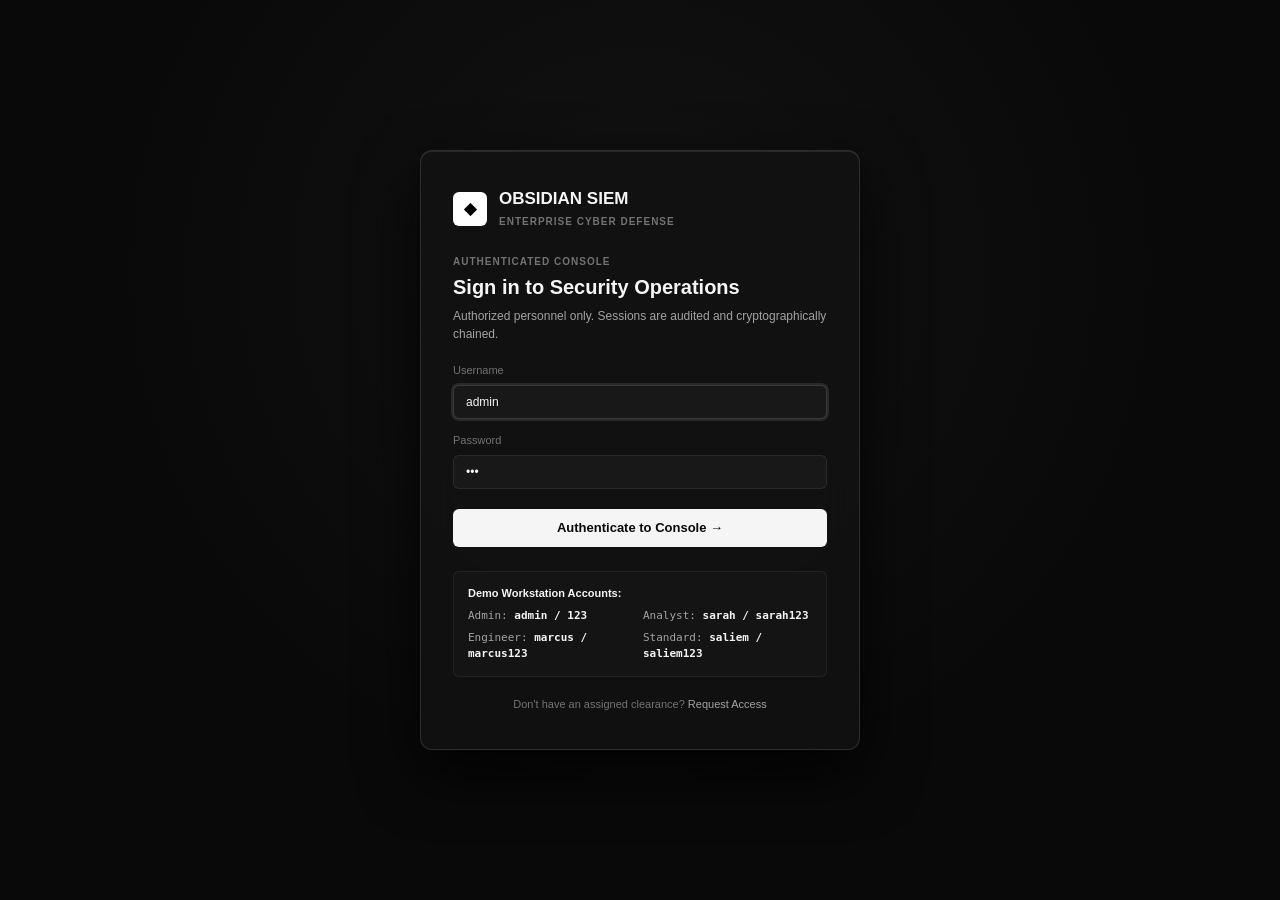
<file: login.html>
<!DOCTYPE html>
<html lang="en">
<head>
    <meta charset="UTF-8">
    <meta name="viewport" content="width=device-width, initial-scale=1.0">
    <meta name="theme-color" content="#090909">
    <title>Sign In | OBSIDIAN SIEM</title>
    <link rel="stylesheet" href="styles.css">
    <style>
        .auth-container {
            display: flex;
            min-height: 100vh;
            align-items: center;
            justify-content: center;
            padding: 24px;
            background: #090909;
            background-image: radial-gradient(circle at 50% 30%, rgba(255, 255, 255, 0.04), transparent 60%);
        }
        .auth-card {
            background: rgba(18, 18, 18, 0.92);
            -webkit-backdrop-filter: blur(20px);
            backdrop-filter: blur(20px);
            border: 1px solid rgba(255, 255, 255, 0.12);
            border-radius: 12px;
            width: 100%;
            max-width: 440px;
            padding: 36px 32px;
            box-shadow: 0 24px 60px rgba(0, 0, 0, 0.8), inset 0 1px 0 rgba(255, 255, 255, 0.1);
        }
        .auth-brand {
            display: flex;
            align-items: center;
            gap: 12px;
            margin-bottom: 24px;
        }
        .auth-demo-credentials {
            margin-top: 24px;
            padding: 14px;
            background: #141414;
            border: 1px solid rgba(255, 255, 255, 0.06);
            border-radius: 6px;
            font-size: 11px;
            color: #a3a3a3;
        }
        .auth-demo-grid {
            display: grid;
            grid-template-columns: 1fr 1fr;
            gap: 6px;
            margin-top: 6px;
            font-family: monospace;
        }
        .form-error-msg {
            display: none;
            background: rgba(239, 68, 68, 0.15);
            border: 1px solid #ef4444;
            color: #fca5a5;
            padding: 8px 12px;
            border-radius: 6px;
            font-size: 12px;
            margin-bottom: 16px;
        }
    </style>
</head>
<body class="auth-body">
    <div class="auth-container">
        <main class="auth-card">
            <div class="auth-brand">
                <span class="brand-mark" style="width:34px;height:34px;font-size:16px;">◆</span>
                <div>
                    <h1 style="font-size:17px;font-weight:700;color:#f5f5f5;margin:0;">OBSIDIAN <span>SIEM</span></h1>
                    <span style="font-size:10px;color:#737373;letter-spacing:1px;font-weight:600;">ENTERPRISE CYBER DEFENSE</span>
                </div>
            </div>

            <div class="eyebrow" style="margin-bottom:4px;">AUTHENTICATED CONSOLE</div>
            <h2 style="font-size:20px;font-weight:700;color:#f5f5f5;margin-bottom:6px;">Sign in to Security Operations</h2>
            <p style="font-size:12px;color:#a3a3a3;margin-bottom:20px;">Authorized personnel only. Sessions are audited and cryptographically chained.</p>

            <div id="login-error-box" class="form-error-msg" role="alert"></div>

            <form id="login-form">
                <div class="field" style="margin-bottom:14px;">
                    <label for="username" style="display:block;font-size:11px;color:#737373;margin-bottom:6px;">Username</label>
                    <input type="text" id="username" name="username" class="input-text" placeholder="Enter username" value="admin" required autofocus autocomplete="username" />
                </div>

                <div class="field" style="margin-bottom:20px;">
                    <label for="password" style="display:block;font-size:11px;color:#737373;margin-bottom:6px;">Password</label>
                    <input type="password" id="password" name="password" class="input-text" placeholder="Enter password" value="123" required autocomplete="current-password" />
                </div>

                <button type="submit" class="button button-primary" style="width:100%;height:38px;font-size:13px;">
                    Authenticate to Console →
                </button>
            </form>

            <div class="auth-demo-credentials">
                <strong style="color:#f5f5f5;display:block;margin-bottom:4px;">Demo Workstation Accounts:</strong>
                <div class="auth-demo-grid">
                    <span>Admin: <strong style="color:#f5f5f5;">admin / 123</strong></span>
                    <span>Analyst: <strong style="color:#f5f5f5;">sarah / sarah123</strong></span>
                    <span>Engineer: <strong style="color:#f5f5f5;">marcus / marcus123</strong></span>
                    <span>Standard: <strong style="color:#f5f5f5;">saliem / saliem123</strong></span>
                </div>
            </div>

            <div style="margin-top:20px;text-align:center;font-size:11px;color:#737373;">
                Don't have an assigned clearance? <a href="register.html" class="text-button" style="color:#a3a3a3;">Request Access</a>
            </div>
        </main>
    </div>

    <script>
        document.addEventListener('DOMContentLoaded', function() {
            const form = document.getElementById('login-form');
            const errorBox = document.getElementById('login-error-box');

            const accounts = {
                'admin': { pass: '123', role: 'admin' },
                'sarah': { pass: 'sarah123', role: 'analyst' },
                'marcus': { pass: 'marcus123', role: 'engineer' },
                'elena': { pass: 'elena123', role: 'auditor' },
                'saliem': { pass: 'saliem123', role: 'user' }
            };

            form.addEventListener('submit', function(e) {
                e.preventDefault();
                const u = document.getElementById('username').value.trim();
                const p = document.getElementById('password').value;

                if (accounts[u] && accounts[u].pass === p) {
                    sessionStorage.setItem('obsidian_role', accounts[u].role);
                    sessionStorage.setItem('obsidian_user', u);
                    sessionStorage.setItem('miniSiemRole', accounts[u].role);
                    sessionStorage.setItem('miniSiemUsername', u);
                    localStorage.setItem('obsidian_role', accounts[u].role);

                    if (accounts[u].role === 'user') {
                        window.location.href = 'no-access.html';
                    } else {
                        window.location.href = 'index.html#overview';
                    }
                } else {
                    errorBox.textContent = 'Invalid credentials. Please use one of the listed demo accounts.';
                    errorBox.style.display = 'block';
                }
            });
        });
    </script>
</body>
</html>
</file>
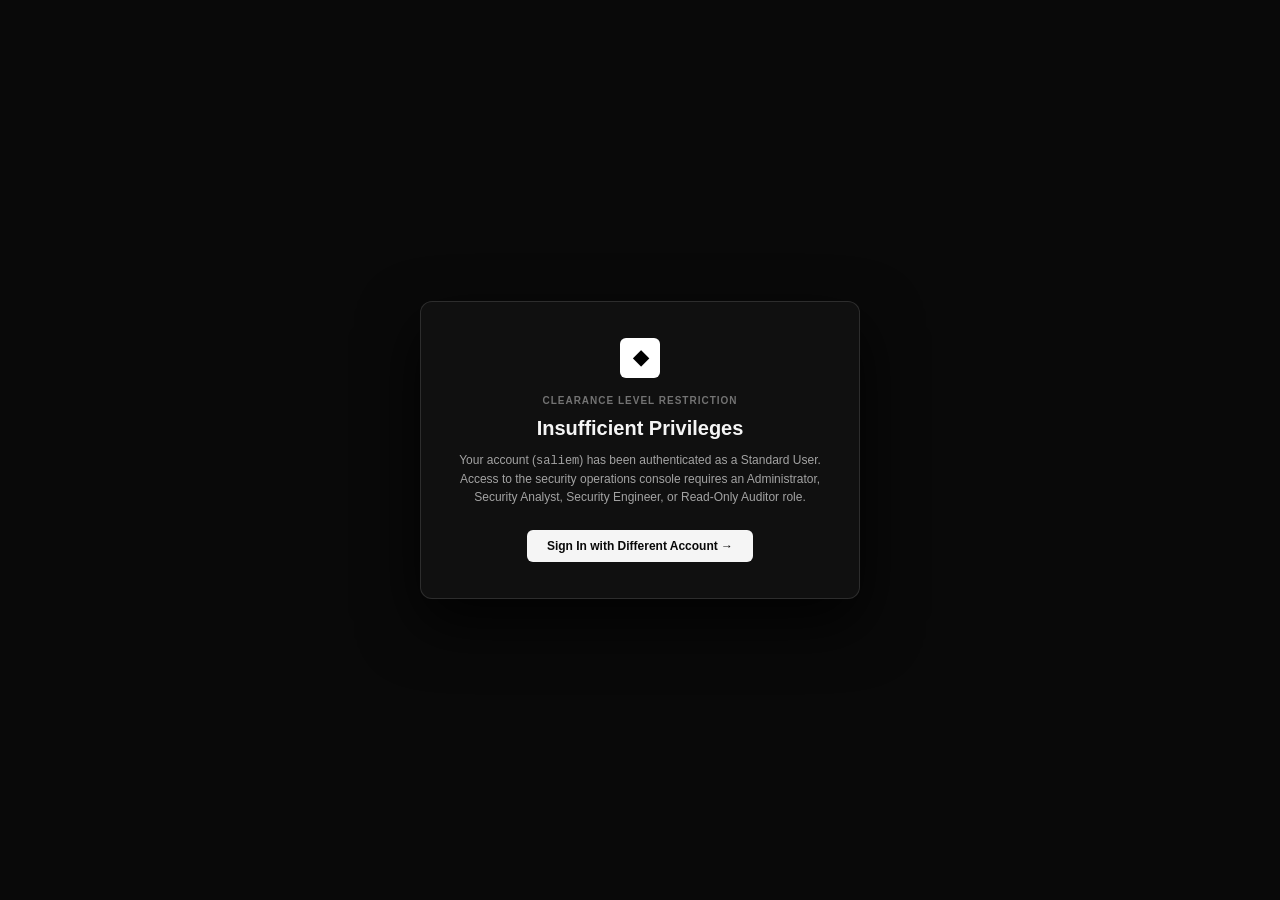
<file: no-access.html>
<!DOCTYPE html>
<html lang="en">
<head>
    <meta charset="UTF-8">
    <meta name="viewport" content="width=device-width, initial-scale=1.0">
    <meta name="theme-color" content="#090909">
    <title>Access Restricted | OBSIDIAN SIEM</title>
    <link rel="stylesheet" href="styles.css">
</head>
<body style="background:#090909;min-height:100vh;display:flex;align-items:center;justify-content:center;padding:24px;">
    <main style="background:rgba(18,18,18,0.92);backdrop-filter:blur(20px);border:1px solid rgba(255,255,255,0.12);border-radius:12px;width:100%;max-width:440px;padding:36px;box-shadow:0 24px 60px rgba(0,0,0,0.8);text-align:center;">
        <span class="brand-mark" style="width:40px;height:40px;font-size:20px;margin:0 auto 16px;">◆</span>
        <div class="eyebrow" style="justify-content:center;">CLEARANCE LEVEL RESTRICTION</div>
        <h1 style="font-size:20px;font-weight:700;color:#f5f5f5;margin-bottom:8px;">Insufficient Privileges</h1>
        <p style="font-size:12px;color:#a3a3a3;line-height:1.5;margin-bottom:24px;">
            Your account (<code>saliem</code>) has been authenticated as a Standard User. Access to the security operations console requires an Administrator, Security Analyst, Security Engineer, or Read-Only Auditor role.
        </p>
        <div style="display:flex;gap:10px;justify-content:center;">
            <a href="login.html" class="button button-primary" style="padding:0 20px;">
                Sign In with Different Account →
            </a>
        </div>
    </main>
</body>
</html>
</file>
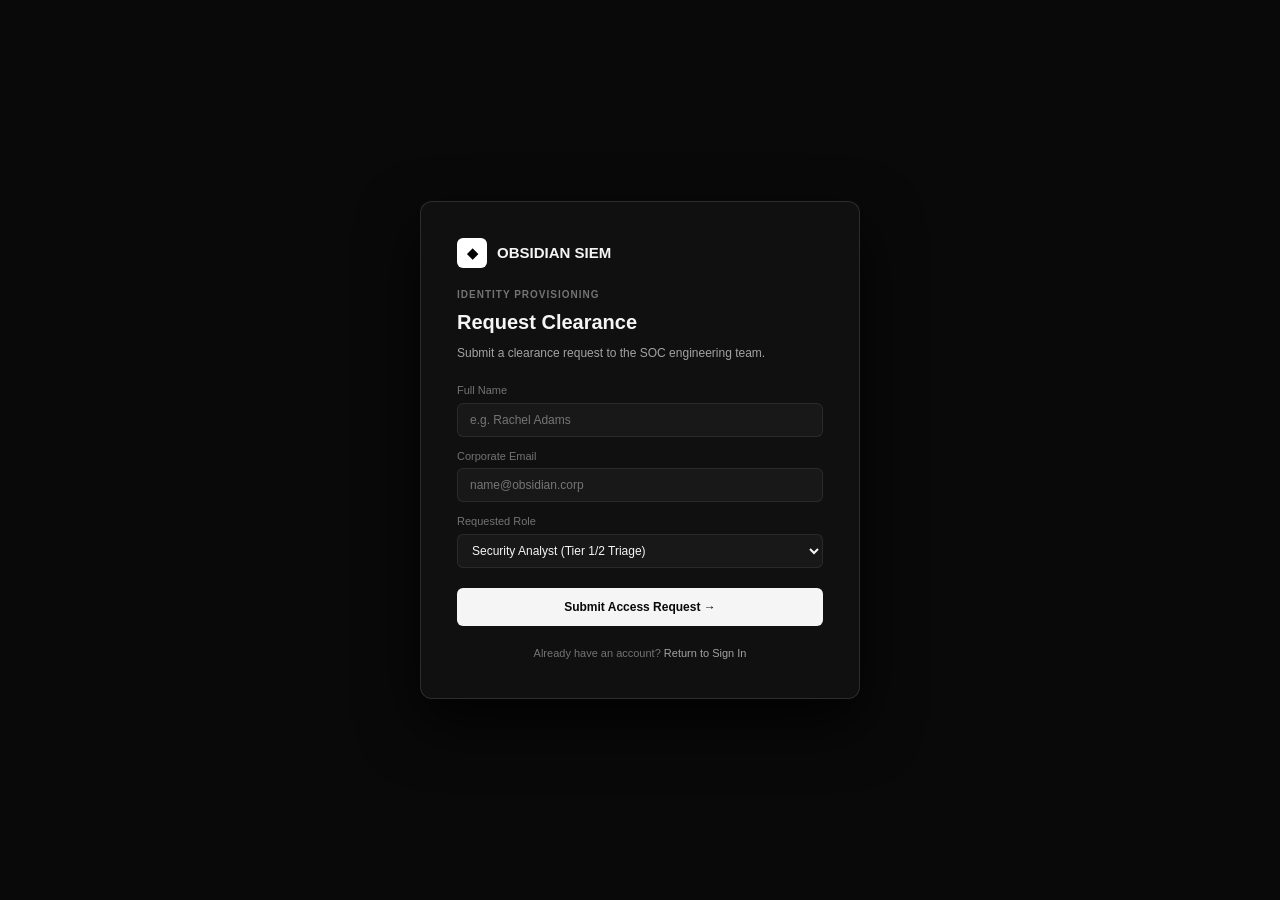
<file: register.html>
<!DOCTYPE html>
<html lang="en">
<head>
    <meta charset="UTF-8">
    <meta name="viewport" content="width=device-width, initial-scale=1.0">
    <meta name="theme-color" content="#090909">
    <title>Request Clearance | OBSIDIAN SIEM</title>
    <link rel="stylesheet" href="styles.css">
</head>
<body style="background:#090909;min-height:100vh;display:flex;align-items:center;justify-content:center;padding:24px;">
    <main style="background:rgba(18,18,18,0.92);backdrop-filter:blur(20px);border:1px solid rgba(255,255,255,0.12);border-radius:12px;width:100%;max-width:440px;padding:36px;box-shadow:0 24px 60px rgba(0,0,0,0.8);">
        <div style="display:flex;align-items:center;gap:10px;margin-bottom:20px;">
            <span class="brand-mark" style="width:30px;height:30px;font-size:14px;">◆</span>
            <span style="font-weight:700;font-size:15px;color:#f5f5f5;">OBSIDIAN <span>SIEM</span></span>
        </div>
        <div class="eyebrow">IDENTITY PROVISIONING</div>
        <h1 style="font-size:20px;font-weight:700;color:#f5f5f5;margin-bottom:8px;">Request Clearance</h1>
        <p style="font-size:12px;color:#a3a3a3;margin-bottom:20px;">Submit a clearance request to the SOC engineering team.</p>

        <div id="register-note" style="display:none;background:rgba(16,185,129,0.15);border:1px solid #10b981;color:#a7f3d0;padding:10px;border-radius:6px;font-size:12px;margin-bottom:16px;">
            Clearance request recorded for demonstration. Please sign in with one of the assigned demo accounts.
        </div>

        <form id="register-form">
            <div class="field" style="margin-bottom:12px;">
                <label for="req-name" style="font-size:11px;color:#737373;display:block;margin-bottom:4px;">Full Name</label>
                <input type="text" id="req-name" class="input-text" placeholder="e.g. Rachel Adams" required />
            </div>
            <div class="field" style="margin-bottom:12px;">
                <label for="req-email" style="font-size:11px;color:#737373;display:block;margin-bottom:4px;">Corporate Email</label>
                <input type="email" id="req-email" class="input-text" placeholder="name@obsidian.corp" required />
            </div>
            <div class="field" style="margin-bottom:20px;">
                <label for="req-role" style="font-size:11px;color:#737373;display:block;margin-bottom:4px;">Requested Role</label>
                <select id="req-role" class="select-dropdown" style="width:100%;">
                    <option value="analyst">Security Analyst (Tier 1/2 Triage)</option>
                    <option value="engineer">Security Engineer (Rules &amp; Pipelines)</option>
                    <option value="auditor">Read-Only Auditor (Compliance &amp; GRC)</option>
                </select>
            </div>
            <button type="submit" class="button button-primary" style="width:100%;height:38px;">
                Submit Access Request →
            </button>
        </form>

        <div style="margin-top:20px;text-align:center;font-size:11px;color:#737373;">
            Already have an account? <a href="login.html" class="text-button" style="color:#a3a3a3;">Return to Sign In</a>
        </div>
    </main>

    <script>
        document.getElementById('register-form').addEventListener('submit', function(e) {
            e.preventDefault();
            document.getElementById('register-note').style.display = 'block';
            setTimeout(() => {
                window.location.href = 'login.html';
            }, 1800);
        });
    </script>
</body>
</html>
</file>
<file: styles.css>
/**
 * OBSIDIAN SIEM — Enterprise Design System & Stylesheet
 * Premium Monochrome Glass UI | Apple Precision | Dense Professional SOC Workstation
 */

:root {
    color-scheme: dark;
    --obsidian-bg: #090909;
    --obsidian-bg-subtle: #0d0d0d;
    --obsidian-surface: #121212;
    --obsidian-surface-elevated: #181818;
    --obsidian-surface-hover: #202020;
    --obsidian-surface-active: #262626;
    
    --obsidian-text: #f5f5f5;
    --obsidian-text-secondary: #a3a3a3;
    --obsidian-text-muted: #737373;
    
    --obsidian-border: rgba(255, 255, 255, 0.08);
    --obsidian-border-subtle: rgba(255, 255, 255, 0.05);
    --obsidian-border-glass: rgba(255, 255, 255, 0.14);
    
    --obsidian-glass-bg: rgba(18, 18, 18, 0.88);
    --obsidian-glass-blur: blur(20px) saturate(180%);
    
    --color-critical: #ef4444;
    --color-critical-bg: rgba(239, 68, 68, 0.12);
    --color-high: #f59e0b;
    --color-high-bg: rgba(245, 158, 11, 0.12);
    --color-medium: #eab308;
    --color-medium-bg: rgba(234, 179, 8, 0.12);
    --color-low: #94a3b8;
    --color-low-bg: rgba(148, 163, 184, 0.12);
    --color-good: #10b981;
    --color-good-bg: rgba(16, 185, 129, 0.12);

    --sidebar-width: 240px;
    --sidebar-collapsed-width: 64px;
    --topbar-height: 56px;

    --dur-hover: 120ms;
    --dur-button: 140ms;
    --dur-dropdown: 160ms;
    --dur-modal: 200ms;
    --dur-drawer: 240ms;
    --dur-page: 160ms;
    --ease-out: cubic-bezier(0.16, 1, 0.3, 1);
    --ease-in-out: cubic-bezier(0.65, 0, 0.35, 1);
}

* { box-sizing: border-box; margin: 0; padding: 0; }

html {
    min-width: 320px;
    background: var(--obsidian-bg);
    color: var(--obsidian-text);
    font-family: -apple-system, BlinkMacSystemFont, "Segoe UI", Roboto, "Helvetica Neue", Arial, sans-serif;
    font-size: 13px;
    line-height: 1.45;
    -webkit-font-smoothing: antialiased;
    -moz-osx-font-smoothing: grayscale;
}

body {
    background: var(--obsidian-bg);
    min-height: 100vh;
    overflow-x: hidden;
}

/* Tabular Numerals & Monospace */
.mono, time, kbd, code, pre, .time-cell, .kpi-value {
    font-family: "JetBrains Mono", "SF Mono", Monaco, Consolas, "Courier New", monospace;
    font-variant-numeric: tabular-nums;
}

button, input, select, textarea {
    font: inherit;
    color: inherit;
}
button {
    cursor: pointer;
    background: none;
    border: none;
}
a {
    color: inherit;
    text-decoration: none;
}
[hidden] {
    display: none !important;
}

/* ==========================================================================
   APP SHELL LAYOUT
   ========================================================================== */
.app-shell {
    display: flex;
    min-height: 100vh;
}

/* Left Sidebar */
.sidebar {
    position: fixed;
    top: 0;
    left: 0;
    bottom: 0;
    width: var(--sidebar-width);
    background: var(--obsidian-surface);
    border-right: 1px solid var(--obsidian-border);
    display: flex;
    flex-direction: column;
    z-index: 40;
    transition: width var(--dur-drawer) var(--ease-out);
    overflow-y: auto;
    overflow-x: hidden;
}

.sidebar.collapsed {
    width: var(--sidebar-collapsed-width);
}

.brand {
    display: flex;
    align-items: center;
    gap: 10px;
    padding: 16px;
    border-bottom: 1px solid var(--obsidian-border);
}

.brand-mark {
    width: 28px;
    height: 28px;
    background: #ffffff;
    border-radius: 6px;
    display: flex;
    align-items: center;
    justify-content: center;
    color: #000000;
    font-weight: 900;
    font-size: 14px;
    letter-spacing: -0.5px;
    flex-shrink: 0;
}

.brand-name {
    font-size: 14px;
    font-weight: 700;
    letter-spacing: 0.5px;
    color: #f5f5f5;
    white-space: nowrap;
}
.brand-name span {
    color: #737373;
    font-weight: 400;
    margin-left: 4px;
    font-size: 11px;
}
.sidebar.collapsed .brand-name {
    display: none;
}

/* Nav Headings & Links */
.nav-heading {
    padding: 16px 16px 6px;
    font-size: 10px;
    font-weight: 700;
    letter-spacing: 1px;
    color: var(--obsidian-text-muted);
}
.sidebar.collapsed .nav-heading {
    display: none;
}

.primary-nav {
    display: flex;
    flex-direction: column;
    gap: 2px;
    padding: 0 8px;
}

.nav-link {
    display: flex;
    align-items: center;
    gap: 10px;
    height: 36px;
    padding: 0 10px;
    border-radius: 6px;
    color: var(--obsidian-text-secondary);
    font-size: 12px;
    font-weight: 500;
    transition: background var(--dur-hover) ease, color var(--dur-hover) ease;
    white-space: nowrap;
}

.nav-link:hover {
    background: var(--obsidian-surface-hover);
    color: var(--obsidian-text);
}

.nav-link.active {
    background: var(--obsidian-surface-elevated);
    color: #ffffff;
    font-weight: 600;
    box-shadow: inset 0 0 0 1px var(--obsidian-border);
}

.nav-icon {
    width: 16px;
    height: 16px;
    display: flex;
    align-items: center;
    justify-content: center;
    flex-shrink: 0;
}

.nav-count {
    margin-left: auto;
    font-size: 10px;
    font-weight: 700;
    padding: 1px 6px;
    border-radius: 10px;
    background: var(--obsidian-surface-elevated);
    color: var(--obsidian-text-secondary);
    border: 1px solid var(--obsidian-border);
}

.nav-count-hot {
    background: var(--color-critical-bg);
    color: var(--color-critical);
    border-color: rgba(239, 68, 68, 0.2);
}

.sidebar.collapsed .nav-link span:not(.nav-icon) {
    display: none;
}
.sidebar.collapsed .nav-count {
    display: none;
}

/* Sidebar Footer */
.sidebar-bottom {
    margin-top: auto;
    padding: 12px 8px;
    border-top: 1px solid var(--obsidian-border);
    display: flex;
    flex-direction: column;
    gap: 8px;
}

.sidebar-collapse-btn {
    display: flex;
    align-items: center;
    gap: 8px;
    padding: 8px 10px;
    font-size: 11px;
    color: var(--obsidian-text-muted);
    border-radius: 6px;
    transition: background var(--dur-hover) ease, color var(--dur-hover) ease;
}
.sidebar-collapse-btn:hover {
    background: var(--obsidian-surface-hover);
    color: var(--obsidian-text);
}

.sidebar.collapsed .sidebar-collapse-btn span:last-child {
    display: none;
}

/* ==========================================================================
   MAIN CONTENT AREA & TOPBAR
   ========================================================================== */
.main-area {
    flex: 1;
    margin-left: var(--sidebar-width);
    display: flex;
    flex-direction: column;
    min-width: 0;
    transition: margin-left var(--dur-drawer) var(--ease-out);
}

body.sidebar-collapsed .main-area {
    margin-left: var(--sidebar-collapsed-width);
}

.topbar {
    position: sticky;
    top: 0;
    height: var(--topbar-height);
    background: var(--obsidian-glass-bg);
    -webkit-backdrop-filter: var(--obsidian-glass-blur);
    backdrop-filter: var(--obsidian-glass-blur);
    border-bottom: 1px solid var(--obsidian-border-glass);
    display: flex;
    align-items: center;
    justify-content: space-between;
    padding: 0 24px;
    z-index: 30;
}

.topbar-leading {
    display: flex;
    align-items: center;
    gap: 12px;
}

.mobile-menu {
    display: none;
    font-size: 16px;
    color: var(--obsidian-text-secondary);
}

.breadcrumbs {
    display: flex;
    align-items: center;
    gap: 8px;
    font-size: 12px;
    color: var(--obsidian-text-muted);
}
.crumb-separator {
    color: rgba(255, 255, 255, 0.15);
}
.breadcrumbs strong {
    color: var(--obsidian-text);
    font-weight: 600;
}

.topbar-actions {
    display: flex;
    align-items: center;
    gap: 12px;
}

.global-search-trigger {
    display: flex;
    align-items: center;
    gap: 8px;
    height: 32px;
    padding: 0 12px;
    background: var(--obsidian-surface);
    border: 1px solid var(--obsidian-border);
    border-radius: 6px;
    color: var(--obsidian-text-muted);
    font-size: 12px;
    transition: border-color var(--dur-hover) ease, color var(--dur-hover) ease;
}
.global-search-trigger:hover {
    border-color: var(--obsidian-border-glass);
    color: var(--obsidian-text-secondary);
}
.global-search-trigger kbd {
    font-size: 10px;
    background: var(--obsidian-surface-elevated);
    padding: 2px 5px;
    border-radius: 4px;
    border: 1px solid var(--obsidian-border);
    color: var(--obsidian-text-secondary);
}

.time-range-select-wrap select {
    height: 32px;
    padding: 0 10px;
    background: var(--obsidian-surface);
    border: 1px solid var(--obsidian-border);
    border-radius: 6px;
    color: var(--obsidian-text-secondary);
    font-size: 12px;
    outline: none;
}

.role-pill {
    display: flex;
    align-items: center;
    gap: 6px;
    height: 32px;
    padding: 0 10px;
    background: var(--obsidian-surface-elevated);
    border: 1px solid var(--obsidian-border);
    border-radius: 6px;
    font-size: 11px;
    font-weight: 600;
    color: var(--obsidian-text);
}

.avatar {
    width: 28px;
    height: 28px;
    border-radius: 50%;
    background: #262626;
    color: #f5f5f5;
    display: flex;
    align-items: center;
    justify-content: center;
    font-weight: 700;
    font-size: 12px;
    border: 1px solid var(--obsidian-border-glass);
}

.content-wrap {
    padding: 24px;
    flex: 1;
}

/* ==========================================================================
   PAGE HEADINGS & SECTIONS
   ========================================================================== */
.page-heading {
    display: flex;
    align-items: flex-start;
    justify-content: space-between;
    margin-bottom: 20px;
    gap: 16px;
}

.eyebrow {
    display: flex;
    align-items: center;
    gap: 6px;
    font-size: 10px;
    font-weight: 700;
    letter-spacing: 1px;
    color: var(--obsidian-text-muted);
    margin-bottom: 6px;
}

.eyebrow-mark {
    width: 6px;
    height: 6px;
    border-radius: 50%;
    background: #10b981;
}

.page-heading h1 {
    font-size: 24px;
    font-weight: 700;
    letter-spacing: -0.5px;
    color: var(--obsidian-text);
    margin-bottom: 4px;
}
.page-heading h1 span {
    color: var(--obsidian-text-secondary);
    font-weight: 400;
}

.page-description {
    font-size: 13px;
    color: var(--obsidian-text-secondary);
}

/* ==========================================================================
   KPI SUMMARY GRID
   ========================================================================== */
.kpi-grid {
    display: grid;
    grid-template-columns: repeat(4, 1fr);
    gap: 14px;
    margin-bottom: 20px;
}

.kpi-card {
    background: var(--obsidian-surface);
    border: 1px solid var(--obsidian-border);
    border-radius: 8px;
    padding: 16px;
    display: flex;
    flex-direction: column;
    gap: 8px;
    cursor: pointer;
    transition: border-color var(--dur-hover) ease, background var(--dur-hover) ease;
}
.kpi-card:hover {
    border-color: var(--obsidian-border-glass);
    background: var(--obsidian-surface-elevated);
}

.kpi-card.kpi-hot {
    border-color: rgba(239, 68, 68, 0.25);
}

.kpi-top {
    display: flex;
    justify-content: space-between;
    align-items: center;
}
.kpi-label {
    font-size: 11px;
    font-weight: 600;
    color: var(--obsidian-text-muted);
    text-transform: uppercase;
    letter-spacing: 0.5px;
}
.kpi-icon {
    width: 16px;
    height: 16px;
    color: var(--obsidian-text-muted);
}
.kpi-icon.icon-critical { color: var(--color-critical); }
.kpi-icon.icon-high { color: var(--color-high); }
.kpi-icon.icon-good { color: var(--color-good); }

.kpi-value-row {
    display: flex;
    align-items: baseline;
    gap: 10px;
}
.kpi-value {
    font-size: 26px;
    font-weight: 700;
    color: var(--obsidian-text);
    line-height: 1;
}
.value-suffix {
    font-size: 14px;
    color: var(--obsidian-text-muted);
}

.delta {
    font-size: 11px;
    font-weight: 600;
}
.delta-critical { color: var(--color-critical); }
.delta-high { color: var(--color-high); }
.delta-good { color: var(--color-good); }
.delta-up { color: var(--obsidian-text-secondary); }

.kpi-foot {
    font-size: 11px;
    color: var(--obsidian-text-muted);
    border-top: 1px solid var(--obsidian-border-subtle);
    padding-top: 8px;
}

/* ==========================================================================
   PANELS & WORKSPACES
   ========================================================================== */
.panel {
    background: var(--obsidian-surface);
    border: 1px solid var(--obsidian-border);
    border-radius: 8px;
    margin-bottom: 20px;
    overflow: hidden;
}

.panel-heading {
    padding: 14px 16px;
    border-bottom: 1px solid var(--obsidian-border);
    display: flex;
    justify-content: space-between;
    align-items: center;
}

.panel-title-row {
    display: flex;
    align-items: center;
    gap: 8px;
}

.section-mark {
    width: 3px;
    height: 14px;
    background: #f5f5f5;
    border-radius: 1px;
}

.panel-heading h2 {
    font-size: 14px;
    font-weight: 600;
    color: var(--obsidian-text);
}
.panel-heading p {
    font-size: 11px;
    color: var(--obsidian-text-muted);
    margin-top: 2px;
}

.live-label {
    display: flex;
    align-items: center;
    gap: 6px;
    font-size: 10px;
    font-weight: 700;
    letter-spacing: 1px;
    color: #f5f5f5;
    background: var(--obsidian-surface-elevated);
    padding: 3px 8px;
    border-radius: 4px;
    border: 1px solid var(--obsidian-border);
}
.live-dot {
    width: 6px;
    height: 6px;
    border-radius: 50%;
    background: #10b981;
}

.panel-footer {
    padding: 10px 16px;
    border-top: 1px solid var(--obsidian-border);
    display: flex;
    justify-content: space-between;
    align-items: center;
    font-size: 11px;
    color: var(--obsidian-text-muted);
}

/* Dashboard Grids */
.dashboard-grid-charts {
    display: grid;
    grid-template-columns: 2fr 1fr;
    gap: 16px;
    margin-bottom: 20px;
}

.dashboard-grid {
    display: grid;
    grid-template-columns: 2fr 1fr;
    gap: 16px;
}

/* ==========================================================================
   TABLES
   ========================================================================== */
.table-scroll {
    overflow-x: auto;
}

.data-table, .threat-table {
    width: 100%;
    border-collapse: collapse;
    font-size: 12px;
    text-align: left;
}

.data-table th, .threat-table th {
    padding: 10px 14px;
    font-size: 10px;
    font-weight: 700;
    letter-spacing: 0.8px;
    color: var(--obsidian-text-muted);
    background: #0e0e0e;
    border-bottom: 1px solid var(--obsidian-border);
    white-space: nowrap;
}

.data-table td, .threat-table td {
    padding: 10px 14px;
    border-bottom: 1px solid var(--obsidian-border-subtle);
    vertical-align: middle;
}

.data-table tbody tr:hover, .threat-table tbody tr:hover {
    background: var(--obsidian-surface-hover);
}

.threat-name {
    display: flex;
    align-items: center;
    gap: 10px;
}
.severity-rail {
    width: 3px;
    height: 28px;
    border-radius: 2px;
    flex-shrink: 0;
}
.rail-critical { background: var(--color-critical); }
.rail-high { background: var(--color-high); }
.rail-medium { background: var(--color-medium); }
.rail-low { background: var(--color-low); }

/* Badges */
.badge {
    display: inline-flex;
    align-items: center;
    gap: 5px;
    padding: 2px 7px;
    border-radius: 4px;
    font-size: 11px;
    font-weight: 600;
    border: 1px solid transparent;
}
.badge-dot {
    width: 5px;
    height: 5px;
    border-radius: 50%;
}

.badge-critical {
    background: var(--color-critical-bg);
    color: var(--color-critical);
    border-color: rgba(239, 68, 68, 0.25);
}
.badge-critical .badge-dot { background: var(--color-critical); }

.badge-high {
    background: var(--color-high-bg);
    color: var(--color-high);
    border-color: rgba(245, 158, 11, 0.25);
}
.badge-high .badge-dot { background: var(--color-high); }

.badge-medium {
    background: var(--color-medium-bg);
    color: var(--color-medium);
    border-color: rgba(234, 179, 8, 0.25);
}
.badge-medium .badge-dot { background: var(--color-medium); }

.badge-low {
    background: var(--color-low-bg);
    color: var(--color-low);
    border-color: rgba(148, 163, 184, 0.25);
}
.badge-low .badge-dot { background: var(--color-low); }

.badge-good {
    background: var(--color-good-bg);
    color: var(--color-good);
    border-color: rgba(16, 185, 129, 0.25);
}
.badge-good .badge-dot { background: var(--color-good); }

.badge-status {
    background: #181818;
    color: var(--obsidian-text-secondary);
    border-color: var(--obsidian-border);
}

/* ==========================================================================
   BUTTONS & INPUTS
   ========================================================================== */
.button {
    display: inline-flex;
    align-items: center;
    justify-content: center;
    gap: 6px;
    height: 32px;
    padding: 0 14px;
    border-radius: 6px;
    font-size: 12px;
    font-weight: 600;
    transition: all var(--dur-button) ease;
}

.button-primary {
    background: #f5f5f5;
    color: #090909;
}
.button-primary:hover {
    background: #ffffff;
    box-shadow: 0 0 12px rgba(255, 255, 255, 0.15);
}

.button-quiet {
    background: var(--obsidian-surface);
    color: var(--obsidian-text);
    border: 1px solid var(--obsidian-border);
}
.button-quiet:hover {
    background: var(--obsidian-surface-hover);
    border-color: var(--obsidian-border-glass);
}

.text-button {
    display: inline-flex;
    align-items: center;
    gap: 4px;
    color: var(--obsidian-text-secondary);
    font-size: 11px;
    font-weight: 500;
    transition: color var(--dur-hover) ease;
}
.text-button:hover {
    color: #ffffff;
}

.input-text, .search-input, .query-input {
    height: 34px;
    padding: 0 12px;
    background: var(--obsidian-surface-elevated);
    border: 1px solid var(--obsidian-border);
    border-radius: 6px;
    color: var(--obsidian-text);
    font-size: 12px;
    outline: none;
    width: 100%;
    transition: border-color var(--dur-hover) ease;
}
.input-text:focus, .search-input:focus, .query-input:focus {
    border-color: var(--obsidian-border-glass);
    box-shadow: 0 0 0 2px rgba(255, 255, 255, 0.1);
}

.input-textarea {
    width: 100%;
    padding: 10px 12px;
    background: var(--obsidian-surface-elevated);
    border: 1px solid var(--obsidian-border);
    border-radius: 6px;
    color: var(--obsidian-text);
    font-size: 12px;
    outline: none;
    resize: vertical;
}

.select-dropdown {
    height: 34px;
    padding: 0 10px;
    background: var(--obsidian-surface-elevated);
    border: 1px solid var(--obsidian-border);
    border-radius: 6px;
    color: var(--obsidian-text);
    font-size: 12px;
    outline: none;
}

/* Filter Toolbar */
.filter-toolbar-grid {
    display: flex;
    justify-content: space-between;
    align-items: center;
    gap: 12px;
    padding: 12px 16px;
}
.search-input-wrap {
    position: relative;
    flex: 1;
    max-width: 450px;
}
.search-input-wrap .search-icon {
    position: absolute;
    left: 10px;
    top: 50%;
    transform: translateY(-50%);
    color: var(--obsidian-text-muted);
    pointer-events: none;
}
.search-input-wrap input {
    padding-left: 32px;
}
.filter-select-group {
    display: flex;
    gap: 8px;
    align-items: center;
}

/* ==========================================================================
   QUERY EDITOR
   ========================================================================== */
.query-editor-bar {
    padding: 16px;
    border-bottom: 1px solid var(--obsidian-border);
}
.query-input-wrap {
    display: flex;
    gap: 8px;
    align-items: center;
}
.mono-prefix {
    font-family: monospace;
    color: var(--obsidian-text-muted);
    font-weight: 700;
}
.query-validation-error {
    margin-top: 8px;
    font-size: 11px;
    color: var(--color-critical);
    font-family: monospace;
}
.query-quick-pills {
    display: flex;
    gap: 6px;
    align-items: center;
    padding: 10px 16px;
    overflow-x: auto;
}
.query-pill {
    padding: 3px 8px;
    background: var(--obsidian-surface-elevated);
    border: 1px solid var(--obsidian-border);
    border-radius: 4px;
    font-size: 11px;
    color: var(--obsidian-text-secondary);
    white-space: nowrap;
    transition: all var(--dur-hover) ease;
}
.query-pill:hover {
    color: #ffffff;
    border-color: var(--obsidian-border-glass);
}

/* ==========================================================================
   GLASS MODALS & DRAWERS
   ========================================================================== */
.obsidian-modal-backdrop, .obsidian-drawer-backdrop, .obsidian-palette-backdrop {
    position: fixed;
    inset: 0;
    background: rgba(0, 0, 0, 0.7);
    -webkit-backdrop-filter: blur(8px);
    backdrop-filter: blur(8px);
    z-index: 100;
    display: none;
    align-items: center;
    justify-content: center;
    opacity: 0;
    transition: opacity var(--dur-modal) var(--ease-out);
}

.obsidian-modal-backdrop.active, .obsidian-drawer-backdrop.active, .obsidian-palette-backdrop.active {
    display: flex;
    opacity: 1;
}

/* Modal Card */
.obsidian-modal-card {
    background: var(--obsidian-glass-bg);
    -webkit-backdrop-filter: var(--obsidian-glass-blur);
    backdrop-filter: var(--obsidian-glass-blur);
    border: 1px solid var(--obsidian-border-glass);
    border-radius: 12px;
    width: 100%;
    max-width: 520px;
    box-shadow: 0 20px 40px rgba(0, 0, 0, 0.7), inset 0 1px 0 rgba(255, 255, 255, 0.12);
    overflow: hidden;
    transform: scale(0.97);
    transition: transform var(--dur-modal) var(--ease-out);
}
.obsidian-modal-backdrop.active .obsidian-modal-card {
    transform: scale(1);
}

.modal-header {
    display: flex;
    justify-content: space-between;
    align-items: center;
    padding: 16px 20px;
    border-bottom: 1px solid var(--obsidian-border);
}
.modal-title {
    font-size: 15px;
    font-weight: 600;
    color: #f5f5f5;
}
.modal-close, .drawer-close {
    width: 28px;
    height: 28px;
    display: flex;
    align-items: center;
    justify-content: center;
    color: var(--obsidian-text-muted);
    border-radius: 4px;
    transition: color var(--dur-hover) ease;
}
.modal-close:hover, .drawer-close:hover {
    color: #ffffff;
}
.modal-body {
    padding: 20px;
}
.modal-footer {
    padding: 12px 20px;
    border-top: 1px solid var(--obsidian-border);
    display: flex;
    justify-content: flex-end;
    gap: 8px;
}

/* Slide-out Drawer */
.obsidian-drawer-backdrop {
    justify-content: flex-end;
}
.obsidian-drawer-panel {
    background: var(--obsidian-surface);
    border-left: 1px solid var(--obsidian-border-glass);
    width: 100%;
    max-width: 560px;
    height: 100vh;
    display: flex;
    flex-direction: column;
    transform: translateX(100%);
    transition: transform var(--dur-drawer) var(--ease-out);
    box-shadow: -10px 0 30px rgba(0, 0, 0, 0.7);
}
.obsidian-drawer-backdrop.active .obsidian-drawer-panel {
    transform: translateX(0);
}

.drawer-header {
    display: flex;
    justify-content: space-between;
    align-items: flex-start;
    padding: 20px;
    border-bottom: 1px solid var(--obsidian-border);
}
.drawer-eyebrow {
    font-size: 10px;
    font-weight: 700;
    letter-spacing: 1px;
    color: var(--obsidian-text-muted);
}
.drawer-title {
    font-size: 16px;
    font-weight: 700;
    color: #f5f5f5;
    margin-top: 4px;
}
.drawer-body {
    padding: 20px;
    flex: 1;
    overflow-y: auto;
}
.drawer-footer {
    padding: 14px 20px;
    border-top: 1px solid var(--obsidian-border);
    background: var(--obsidian-surface-elevated);
}
.drawer-section {
    margin-bottom: 20px;
}
.drawer-section h4 {
    font-size: 11px;
    font-weight: 700;
    letter-spacing: 0.8px;
    color: var(--obsidian-text-muted);
    margin-bottom: 8px;
}

/* ==========================================================================
   COMMAND PALETTE (⌘K)
   ========================================================================== */
.obsidian-palette-card {
    background: var(--obsidian-glass-bg);
    -webkit-backdrop-filter: var(--obsidian-glass-blur);
    backdrop-filter: var(--obsidian-glass-blur);
    border: 1px solid var(--obsidian-border-glass);
    border-radius: 12px;
    width: 100%;
    max-width: 620px;
    box-shadow: 0 24px 50px rgba(0, 0, 0, 0.8), inset 0 1px 0 rgba(255, 255, 255, 0.15);
    overflow: hidden;
    transform: translateY(-20px);
    transition: transform var(--dur-modal) var(--ease-out);
}
.obsidian-palette-backdrop.active .obsidian-palette-card {
    transform: translateY(0);
}

.palette-input-row {
    display: flex;
    align-items: center;
    gap: 12px;
    padding: 16px 20px;
    border-bottom: 1px solid var(--obsidian-border);
}
.palette-input {
    flex: 1;
    background: none;
    border: none;
    outline: none;
    font-size: 15px;
    color: #ffffff;
}
.palette-esc-kbd {
    font-size: 10px;
    background: #262626;
    padding: 2px 6px;
    border-radius: 4px;
    border: 1px solid var(--obsidian-border);
    color: #a3a3a3;
}
.palette-results {
    max-height: 380px;
    overflow-y: auto;
    padding: 8px;
}
.palette-group-header {
    font-size: 10px;
    font-weight: 700;
    letter-spacing: 1px;
    color: var(--obsidian-text-muted);
    padding: 8px 12px 4px;
    text-transform: uppercase;
}
.palette-item {
    display: flex;
    align-items: center;
    gap: 12px;
    padding: 8px 12px;
    border-radius: 6px;
    cursor: pointer;
    font-size: 13px;
    color: var(--obsidian-text-secondary);
    transition: background var(--dur-hover) ease;
}
.palette-item:hover, .palette-item.selected {
    background: var(--obsidian-surface-elevated);
    color: #ffffff;
}
.palette-item-icon {
    width: 16px;
    height: 16px;
    display: flex;
    align-items: center;
    justify-content: center;
    color: var(--obsidian-text-muted);
}
.palette-item.selected .palette-item-icon {
    color: #ffffff;
}
.palette-item-title {
    flex: 1;
}
.palette-item-action {
    font-size: 11px;
    color: var(--obsidian-text-muted);
}
.palette-empty {
    padding: 30px;
    text-align: center;
    color: var(--obsidian-text-muted);
    font-size: 13px;
}
.palette-footer {
    display: flex;
    gap: 16px;
    padding: 10px 20px;
    background: rgba(0, 0, 0, 0.4);
    border-top: 1px solid var(--obsidian-border);
    font-size: 11px;
    color: var(--obsidian-text-muted);
}
.palette-footer kbd {
    background: #262626;
    padding: 1px 4px;
    border-radius: 3px;
    border: 1px solid var(--obsidian-border);
}

/* ==========================================================================
   TOAST NOTIFICATIONS
   ========================================================================== */
.toast-container {
    position: fixed;
    bottom: 24px;
    right: 24px;
    z-index: 120;
    display: flex;
    flex-direction: column;
    gap: 8px;
    pointer-events: none;
}
.obsidian-toast {
    pointer-events: auto;
    display: flex;
    align-items: center;
    gap: 10px;
    padding: 10px 14px;
    background: rgba(18, 18, 18, 0.94);
    -webkit-backdrop-filter: blur(16px);
    backdrop-filter: blur(16px);
    border: 1px solid var(--obsidian-border-glass);
    border-radius: 8px;
    box-shadow: 0 10px 24px rgba(0, 0, 0, 0.6);
    color: #f5f5f5;
    font-size: 12px;
    transform: translateY(10px);
    opacity: 0;
    transition: transform var(--dur-modal) var(--ease-out), opacity var(--dur-modal) var(--ease-out);
}
.obsidian-toast.visible {
    transform: translateY(0);
    opacity: 1;
}
.toast-dot {
    width: 6px;
    height: 6px;
    border-radius: 50%;
}
.dot-success { background: var(--color-good); }
.dot-error { background: var(--color-critical); }
.dot-warning { background: var(--color-high); }
.dot-info { background: #f5f5f5; }

/* Timeline styling */
.timeline {
    position: relative;
    padding-left: 20px;
}
.timeline::before {
    content: '';
    position: absolute;
    left: 4px;
    top: 6px;
    bottom: 6px;
    width: 2px;
    background: rgba(255, 255, 255, 0.08);
}
.timeline-event {
    position: relative;
    margin-bottom: 16px;
}
.timeline-marker {
    position: absolute;
    left: -20px;
    top: 4px;
    width: 10px;
    height: 10px;
    border-radius: 50%;
    background: #181818;
    border: 2px solid #a3a3a3;
}
.marker-critical { border-color: var(--color-critical); }
.marker-high { border-color: var(--color-high); }
.marker-medium { border-color: var(--color-medium); }
.marker-low { border-color: var(--color-low); }

.timeline-body {
    background: #181818;
    border: 1px solid var(--obsidian-border);
    border-radius: 6px;
    padding: 10px 14px;
}
.event-top {
    display: flex;
    justify-content: space-between;
    margin-bottom: 4px;
    font-size: 12px;
}
.event-top strong {
    color: #f5f5f5;
}
.timeline-body p {
    font-size: 12px;
    color: #d4d4d4;
    line-height: 1.4;
}

/* 2-Column Responsive Workspace */
.incident-workspace-grid {
    display: grid;
    grid-template-columns: 2fr 1fr;
    gap: 16px;
}

/* Reduced motion preference */
@media (prefers-reduced-motion: reduce) {
    *, ::before, ::after {
        animation-duration: 0.01ms !important;
        animation-iteration-count: 1 !important;
        transition-duration: 0.01ms !important;
        scroll-behavior: auto !important;
    }
}

/* Print CSS */
@media print {
    .sidebar, .topbar, .filter-panel, .page-heading-actions, #toast-container {
        display: none !important;
    }
    .main-area {
        margin: 0 !important;
    }
    body {
        background: #ffffff !important;
        color: #000000 !important;
    }
    .panel, .kpi-card {
        border: 1px solid #cccccc !important;
        background: none !important;
        color: #000000 !important;
    }
}
</file>
